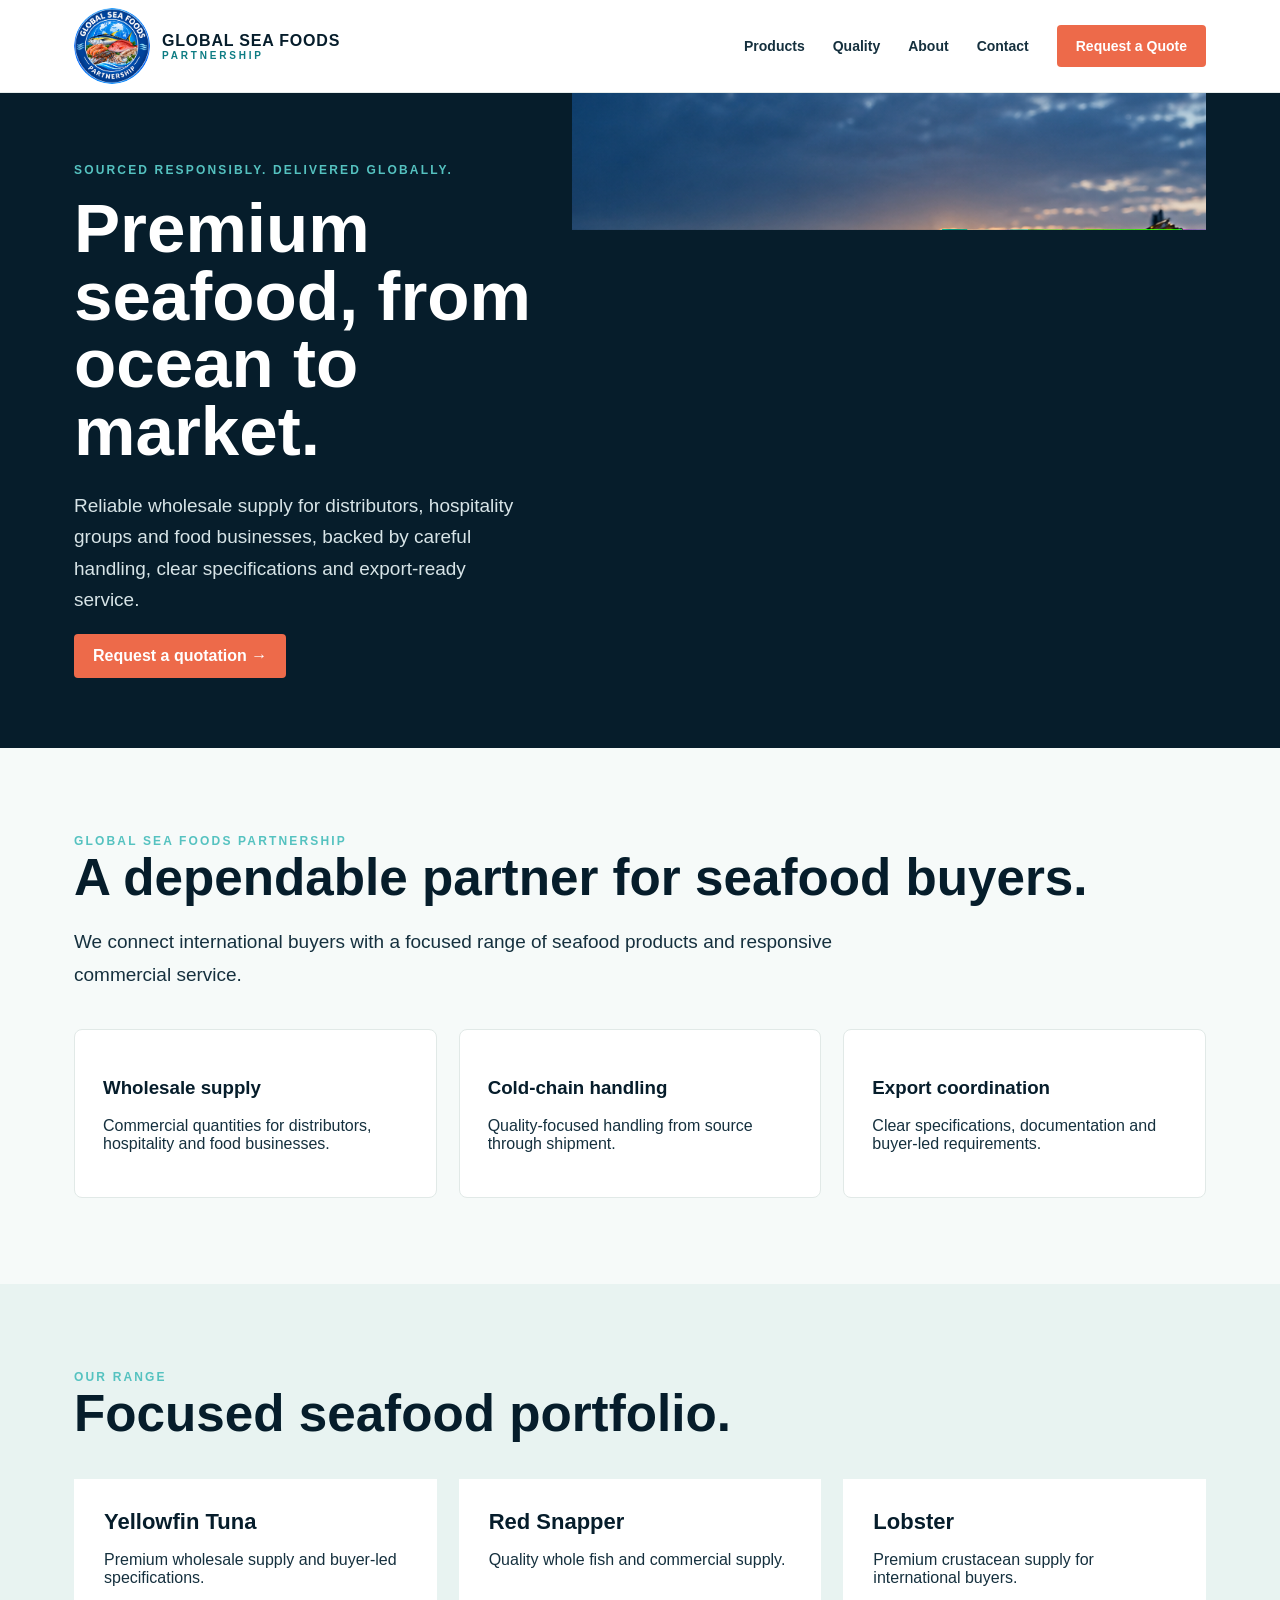
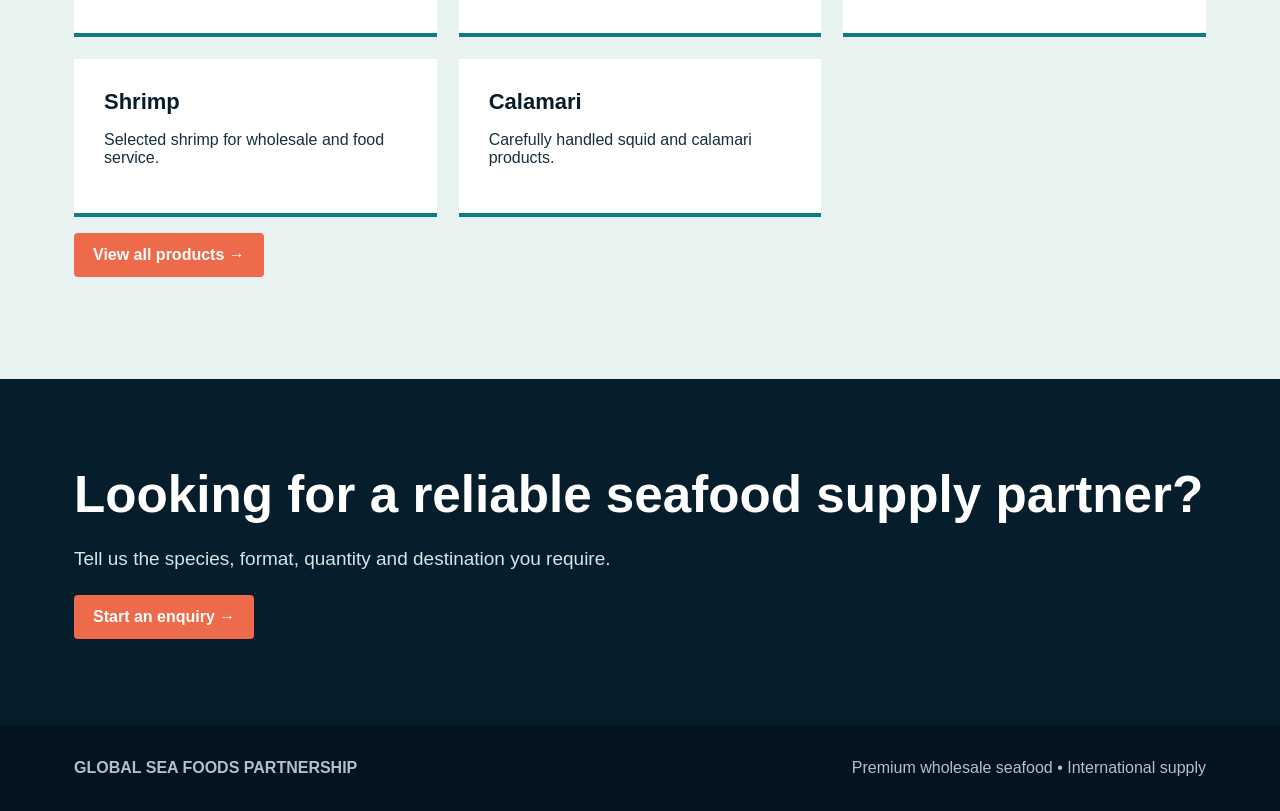
<file: index.html>
<!doctype html><html><head><meta charset="utf-8"><meta name="viewport" content="width=device-width,initial-scale=1"><title>Global Sea Foods Partnership</title><link rel="stylesheet" href="styles.css"></head><body><header class="top"><div class="wrap nav"><a class="brand" href="index.html"><img src="assets/a57eb15b45f8396e250833fc6cc97336.png" alt="Global Sea Foods Partnership logo"><span>GLOBAL SEA FOODS<small>PARTNERSHIP</small></span></a><nav><a href="products.html">Products</a><a href="quality.html">Quality</a><a href="about.html">About</a><a href="contact.html">Contact</a><a class="cta" href="quote.html">Request a Quote</a></nav></div></header><main><section class="hero"><div class="wrap hero-grid"><div class="hero-copy"><div class="eyebrow">Sourced responsibly. Delivered globally.</div><h1>Premium seafood, from ocean to market.</h1><p>Reliable wholesale supply for distributors, hospitality groups and food businesses, backed by careful handling, clear specifications and export-ready service.</p><a class="btn" href="quote.html">Request a quotation →</a></div><div class="hero-img"><img src="assets/seafood-hero.png" alt="Premium tuna, red snapper, lobster, shrimp and calamari"></div></div></section><section class="section"><div class="wrap"><div class="eyebrow">Global Sea Foods Partnership</div><h2>A dependable partner for seafood buyers.</h2><p class="lead">We connect international buyers with a focused range of seafood products and responsive commercial service.</p><div class="cards"><div class="card"><h3>Wholesale supply</h3><p>Commercial quantities for distributors, hospitality and food businesses.</p></div><div class="card"><h3>Cold-chain handling</h3><p>Quality-focused handling from source through shipment.</p></div><div class="card"><h3>Export coordination</h3><p>Clear specifications, documentation and buyer-led requirements.</p></div></div></div></section><section class="section band"><div class="wrap"><div class="eyebrow">Our range</div><h2>Focused seafood portfolio.</h2><div class="product-grid"><div class="product"><strong>Yellowfin Tuna</strong><p>Premium wholesale supply and buyer-led specifications.</p></div><div class="product"><strong>Red Snapper</strong><p>Quality whole fish and commercial supply.</p></div><div class="product"><strong>Lobster</strong><p>Premium crustacean supply for international buyers.</p></div><div class="product"><strong>Shrimp</strong><p>Selected shrimp for wholesale and food service.</p></div><div class="product"><strong>Calamari</strong><p>Carefully handled squid and calamari products.</p></div></div><p><a class="btn" href="products.html">View all products →</a></p></div></section><section class="section contact"><div class="wrap"><h2>Looking for a reliable seafood supply partner?</h2><p class="lead">Tell us the species, format, quantity and destination you require.</p><a class="btn" href="quote.html">Start an enquiry →</a></div></section></main><footer><div class="wrap foot"><strong>GLOBAL SEA FOODS PARTNERSHIP</strong><span>Premium wholesale seafood • International supply</span></div></footer></body></html>
</file>
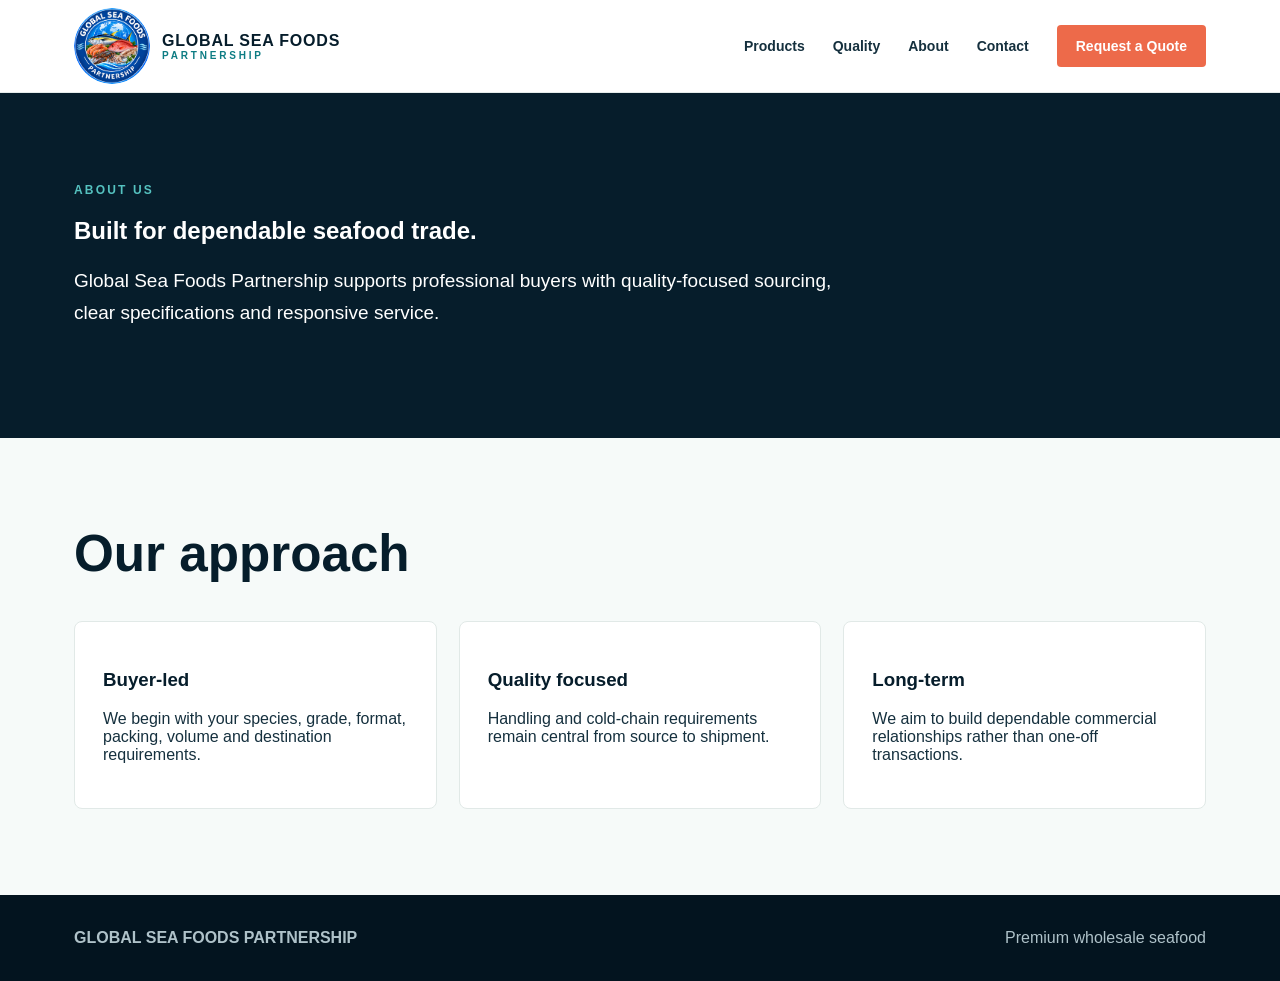
<file: about.html>
<!doctype html><html><head><meta charset="utf-8"><meta name="viewport" content="width=device-width,initial-scale=1"><title>About | Global Sea Foods Partnership</title><link rel="stylesheet" href="styles.css"></head><body><header class="top"><div class="wrap nav"><a class="brand" href="index.html"><img src="assets/a57eb15b45f8396e250833fc6cc97336.png" alt="Global Sea Foods Partnership logo"><span>GLOBAL SEA FOODS<small>PARTNERSHIP</small></span></a><nav><a href="products.html">Products</a><a href="quality.html">Quality</a><a href="about.html">About</a><a href="contact.html">Contact</a><a class="cta" href="quote.html">Request a Quote</a></nav></div></header><section class="page-hero"><div class="wrap"><div class="eyebrow">About us</div><h1>Built for dependable seafood trade.</h1><p class="lead">Global Sea Foods Partnership supports professional buyers with quality-focused sourcing, clear specifications and responsive service.</p></div></section><section class="section"><div class="wrap"><h2>Our approach</h2><div class="cards"><div class="card"><h3>Buyer-led</h3><p>We begin with your species, grade, format, packing, volume and destination requirements.</p></div><div class="card"><h3>Quality focused</h3><p>Handling and cold-chain requirements remain central from source to shipment.</p></div><div class="card"><h3>Long-term</h3><p>We aim to build dependable commercial relationships rather than one-off transactions.</p></div></div></div></section><footer><div class="wrap foot"><strong>GLOBAL SEA FOODS PARTNERSHIP</strong><span>Premium wholesale seafood</span></div></footer></body></html>
</file>
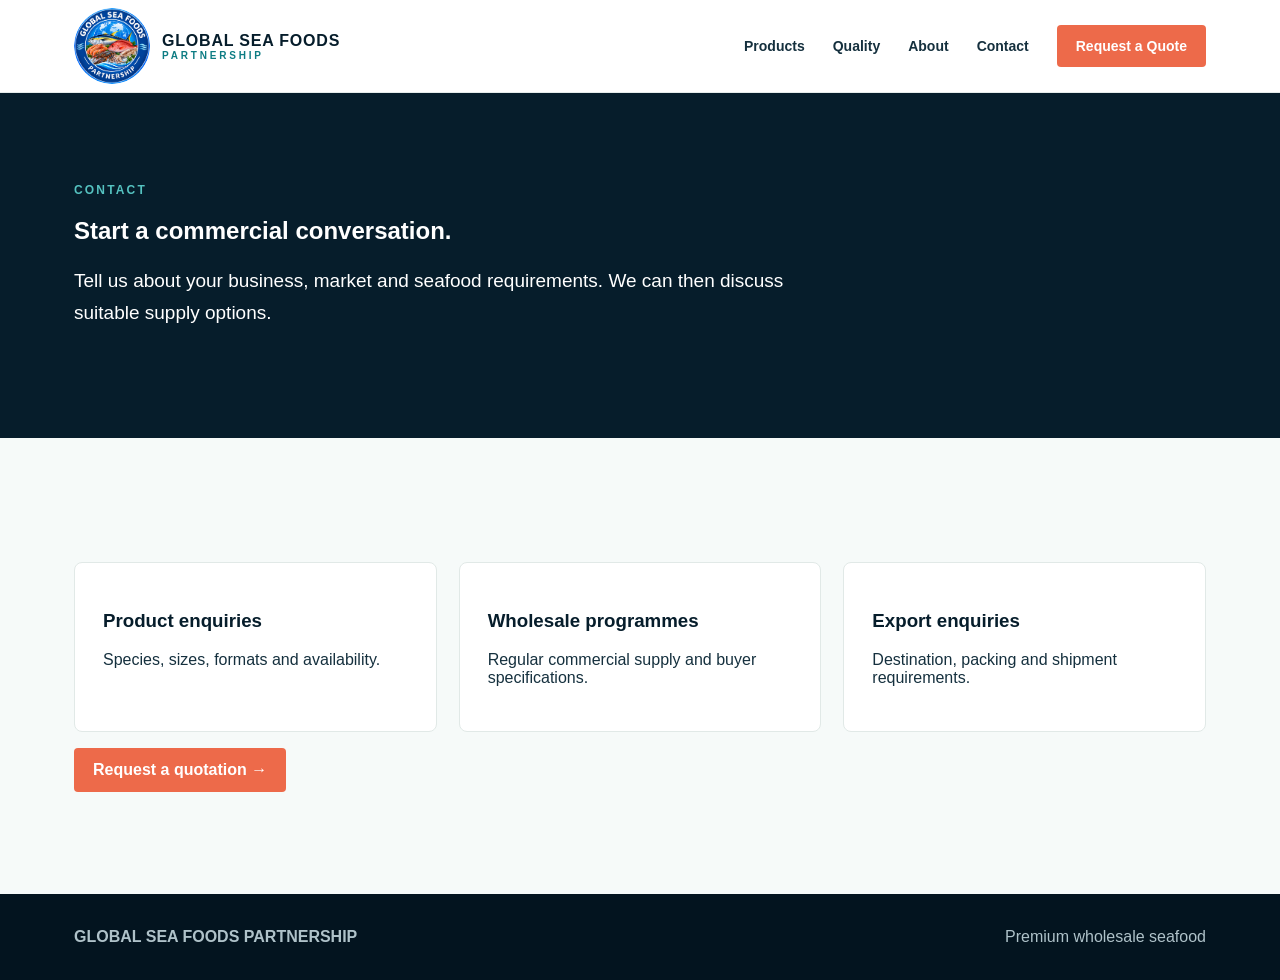
<file: contact.html>
<!doctype html><html><head><meta charset="utf-8"><meta name="viewport" content="width=device-width,initial-scale=1"><title>Contact | Global Sea Foods Partnership</title><link rel="stylesheet" href="styles.css"></head><body><header class="top"><div class="wrap nav"><a class="brand" href="index.html"><img src="assets/a57eb15b45f8396e250833fc6cc97336.png" alt="Global Sea Foods Partnership logo"><span>GLOBAL SEA FOODS<small>PARTNERSHIP</small></span></a><nav><a href="products.html">Products</a><a href="quality.html">Quality</a><a href="about.html">About</a><a href="contact.html">Contact</a><a class="cta" href="quote.html">Request a Quote</a></nav></div></header><section class="page-hero"><div class="wrap"><div class="eyebrow">Contact</div><h1>Start a commercial conversation.</h1><p class="lead">Tell us about your business, market and seafood requirements. We can then discuss suitable supply options.</p></div></section><section class="section"><div class="wrap"><div class="cards"><div class="card"><h3>Product enquiries</h3><p>Species, sizes, formats and availability.</p></div><div class="card"><h3>Wholesale programmes</h3><p>Regular commercial supply and buyer specifications.</p></div><div class="card"><h3>Export enquiries</h3><p>Destination, packing and shipment requirements.</p></div></div><p><a class="btn" href="quote.html">Request a quotation →</a></p></div></section><footer><div class="wrap foot"><strong>GLOBAL SEA FOODS PARTNERSHIP</strong><span>Premium wholesale seafood</span></div></footer></body></html>
</file>
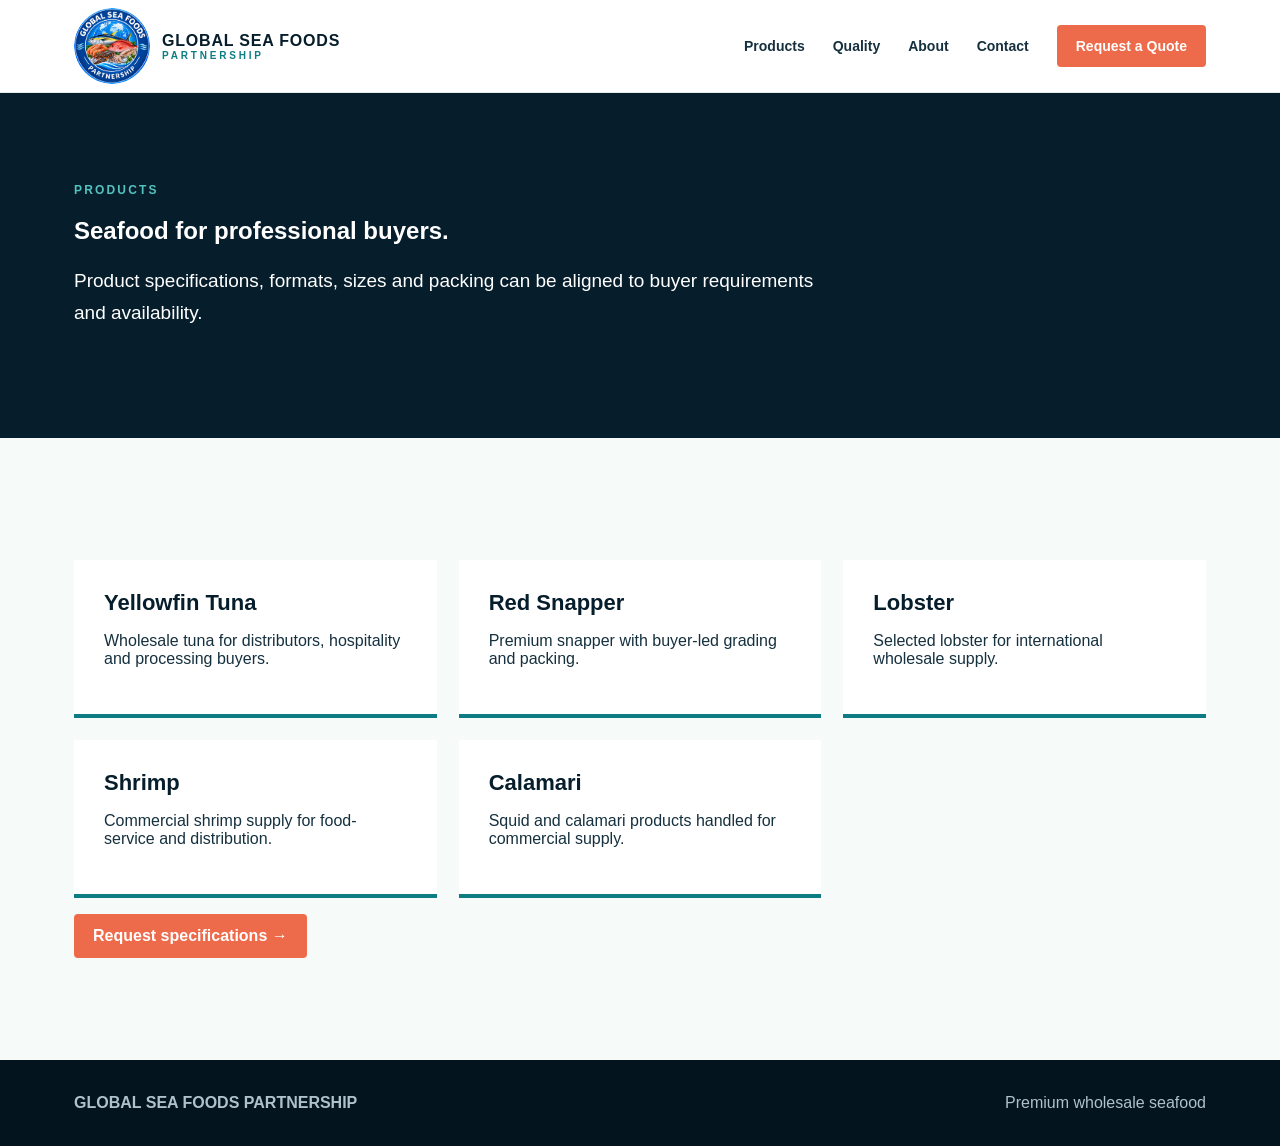
<file: products.html>
<!doctype html><html><head><meta charset="utf-8"><meta name="viewport" content="width=device-width,initial-scale=1"><title>Products | Global Sea Foods Partnership</title><link rel="stylesheet" href="styles.css"></head><body><header class="top"><div class="wrap nav"><a class="brand" href="index.html"><img src="assets/a57eb15b45f8396e250833fc6cc97336.png" alt="Global Sea Foods Partnership logo"><span>GLOBAL SEA FOODS<small>PARTNERSHIP</small></span></a><nav><a href="products.html">Products</a><a href="quality.html">Quality</a><a href="about.html">About</a><a href="contact.html">Contact</a><a class="cta" href="quote.html">Request a Quote</a></nav></div></header><section class="page-hero"><div class="wrap"><div class="eyebrow">Products</div><h1>Seafood for professional buyers.</h1><p class="lead">Product specifications, formats, sizes and packing can be aligned to buyer requirements and availability.</p></div></section><section class="section"><div class="wrap"><div class="product-grid"><div class="product"><strong>Yellowfin Tuna</strong><p>Wholesale tuna for distributors, hospitality and processing buyers.</p></div><div class="product"><strong>Red Snapper</strong><p>Premium snapper with buyer-led grading and packing.</p></div><div class="product"><strong>Lobster</strong><p>Selected lobster for international wholesale supply.</p></div><div class="product"><strong>Shrimp</strong><p>Commercial shrimp supply for food-service and distribution.</p></div><div class="product"><strong>Calamari</strong><p>Squid and calamari products handled for commercial supply.</p></div></div><p><a class="btn" href="quote.html">Request specifications →</a></p></div></section><footer><div class="wrap foot"><strong>GLOBAL SEA FOODS PARTNERSHIP</strong><span>Premium wholesale seafood</span></div></footer></body></html>
</file>
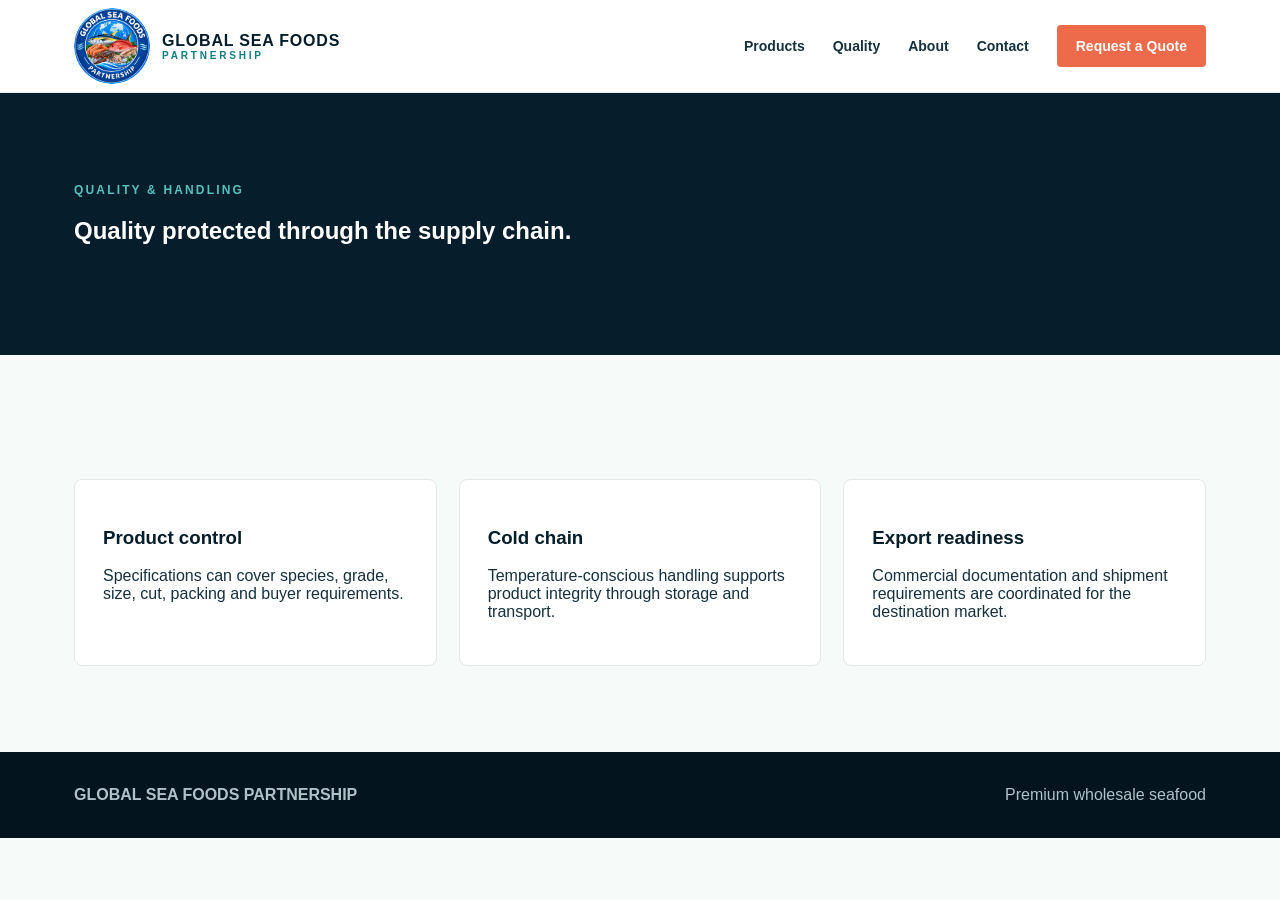
<file: quality.html>
<!doctype html><html><head><meta charset="utf-8"><meta name="viewport" content="width=device-width,initial-scale=1"><title>Quality | Global Sea Foods Partnership</title><link rel="stylesheet" href="styles.css"></head><body><header class="top"><div class="wrap nav"><a class="brand" href="index.html"><img src="assets/a57eb15b45f8396e250833fc6cc97336.png" alt="Global Sea Foods Partnership logo"><span>GLOBAL SEA FOODS<small>PARTNERSHIP</small></span></a><nav><a href="products.html">Products</a><a href="quality.html">Quality</a><a href="about.html">About</a><a href="contact.html">Contact</a><a class="cta" href="quote.html">Request a Quote</a></nav></div></header><section class="page-hero"><div class="wrap"><div class="eyebrow">Quality & handling</div><h1>Quality protected through the supply chain.</h1></div></section><section class="section"><div class="wrap"><div class="cards"><div class="card"><h3>Product control</h3><p>Specifications can cover species, grade, size, cut, packing and buyer requirements.</p></div><div class="card"><h3>Cold chain</h3><p>Temperature-conscious handling supports product integrity through storage and transport.</p></div><div class="card"><h3>Export readiness</h3><p>Commercial documentation and shipment requirements are coordinated for the destination market.</p></div></div></div></section><footer><div class="wrap foot"><strong>GLOBAL SEA FOODS PARTNERSHIP</strong><span>Premium wholesale seafood</span></div></footer></body></html>
</file>
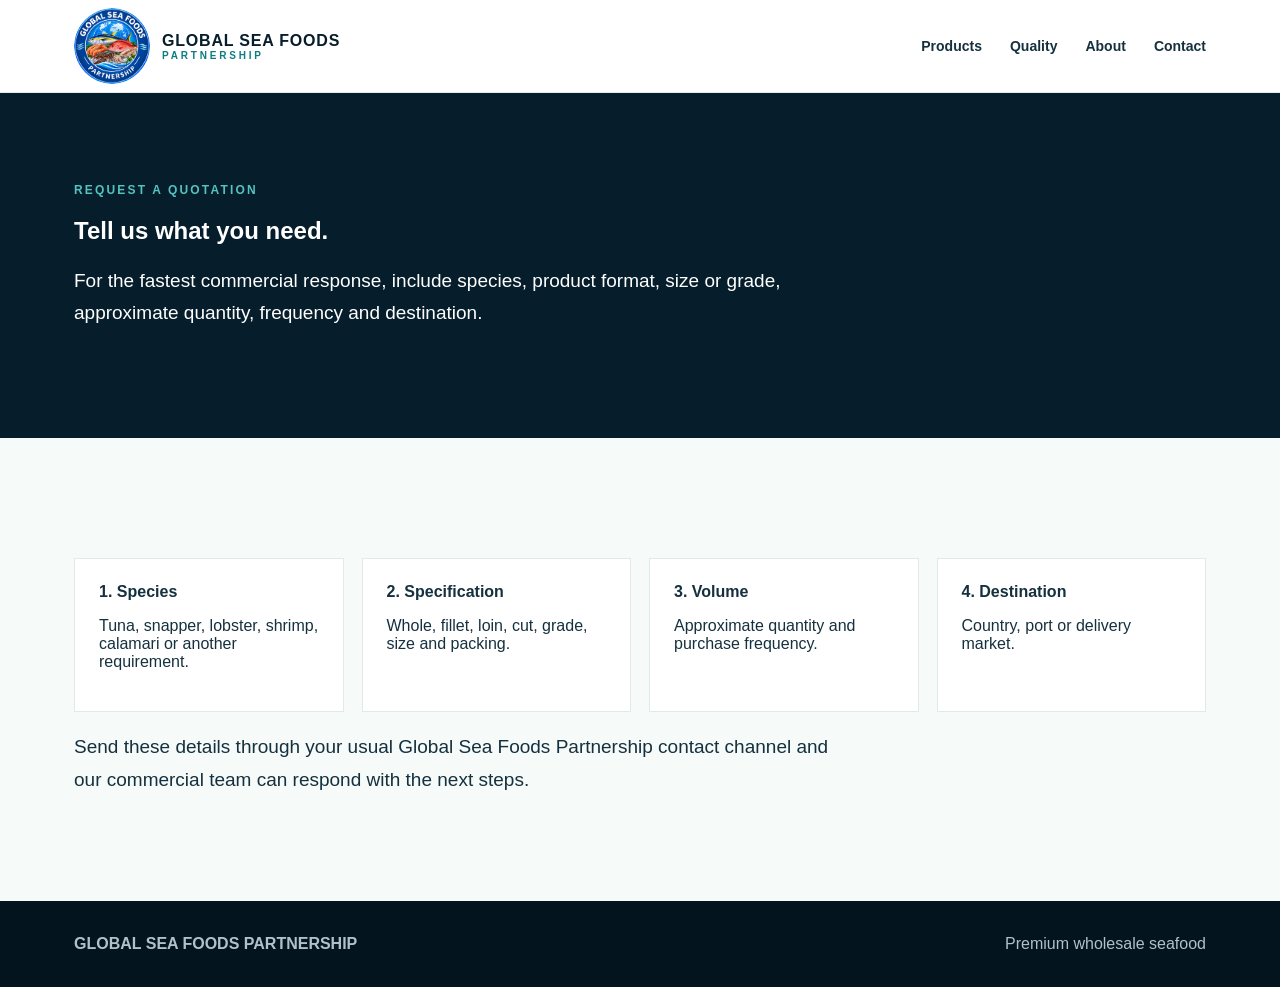
<file: quote.html>
<!doctype html><html><head><meta charset="utf-8"><meta name="viewport" content="width=device-width,initial-scale=1"><title>Request a Quote | Global Sea Foods Partnership</title><link rel="stylesheet" href="styles.css"></head><body><header class="top"><div class="wrap nav"><a class="brand" href="index.html"><img src="assets/a57eb15b45f8396e250833fc6cc97336.png" alt="Global Sea Foods Partnership logo"><span>GLOBAL SEA FOODS<small>PARTNERSHIP</small></span></a><nav><a href="products.html">Products</a><a href="quality.html">Quality</a><a href="about.html">About</a><a href="contact.html">Contact</a></nav></div></header><section class="page-hero"><div class="wrap"><div class="eyebrow">Request a quotation</div><h1>Tell us what you need.</h1><p class="lead">For the fastest commercial response, include species, product format, size or grade, approximate quantity, frequency and destination.</p></div></section><section class="section"><div class="wrap"><div class="facts"><div class="fact"><strong>1. Species</strong><p>Tuna, snapper, lobster, shrimp, calamari or another requirement.</p></div><div class="fact"><strong>2. Specification</strong><p>Whole, fillet, loin, cut, grade, size and packing.</p></div><div class="fact"><strong>3. Volume</strong><p>Approximate quantity and purchase frequency.</p></div><div class="fact"><strong>4. Destination</strong><p>Country, port or delivery market.</p></div></div><p class="lead">Send these details through your usual Global Sea Foods Partnership contact channel and our commercial team can respond with the next steps.</p></div></section><footer><div class="wrap foot"><strong>GLOBAL SEA FOODS PARTNERSHIP</strong><span>Premium wholesale seafood</span></div></footer></body></html>
</file>
<file: styles.css>
:root{--navy:#061d2b;--teal:#0d7c83;--coral:#ed6a4a;--paper:#f6faf9;--ink:#15303e}*{box-sizing:border-box}body{margin:0;font-family:Arial,sans-serif;color:var(--ink);background:var(--paper)}a{text-decoration:none;color:inherit}.wrap{max-width:1180px;margin:auto;padding:0 24px}.top{background:#fff;position:sticky;top:0;z-index:10;border-bottom:1px solid #e5eceb}.nav{height:92px;display:flex;align-items:center;justify-content:space-between}.brand{font-weight:900;color:var(--navy);letter-spacing:.05em;display:flex;align-items:center;gap:12px}.brand img{width:76px;height:76px;max-width:76px;max-height:76px;object-fit:contain;display:block;border-radius:50%;flex:0 0 76px}.brand span{display:block}.brand small{display:block;font-size:10px;letter-spacing:.28em;color:var(--teal)}nav{display:flex;gap:28px;align-items:center;font-weight:700;font-size:14px}.cta,.btn{background:var(--coral);color:#fff;padding:13px 19px;border-radius:4px;font-weight:800;display:inline-block}.hero{background:var(--navy);color:#fff}.hero-grid{min-height:620px;display:grid;grid-template-columns:44% 56%;align-items:center}.hero-copy{padding:70px 40px 70px 0}.eyebrow{text-transform:uppercase;letter-spacing:.18em;color:#55c2c0;font-weight:800;font-size:12px}.hero h1{font-size:clamp(46px,5.4vw,78px);line-height:.98;margin:18px 0 24px}.hero p{font-size:19px;line-height:1.65;color:#d7e4e7}.hero-img{height:100%;min-height:620px;overflow:hidden}.section{padding:86px 0}.section h1,.section h2{color:var(--navy);font-size:clamp(34px,4vw,52px);margin:0 0 18px}.lead{font-size:19px;line-height:1.7;max-width:760px}.cards{display:grid;grid-template-columns:repeat(3,1fr);gap:22px;margin-top:38px}.card{background:#fff;border:1px solid #e1e9e7;padding:28px;border-radius:8px}.card h3{color:var(--navy)}.band{background:#e8f3f1}.product-grid{display:grid;grid-template-columns:repeat(3,1fr);gap:22px;margin-top:36px}.product{background:#fff;padding:30px;border-bottom:4px solid var(--teal)}.product strong{font-size:22px;color:var(--navy)}.facts{display:grid;grid-template-columns:repeat(4,1fr);gap:18px;margin-top:34px}.fact{padding:24px;background:#fff;border:1px solid #e2e9e8}.contact{background:var(--navy);color:#fff}.contact h1,.contact h2{color:#fff}.contact p{color:#d7e4e7}footer{background:#03141f;color:#afc2c9;padding:34px 0}.foot{display:flex;justify-content:space-between;gap:20px}.page-hero{background:var(--navy);color:#fff;padding:90px 0}.page-hero h1{color:#fff}.menu{display:none}@media(max-width:800px){nav{display:none}.menu{display:block}.hero-grid{grid-template-columns:1fr}.hero-copy{padding:55px 0 25px}.hero-img{height:100%;min-height:620px;overflow:hidden}.cards,.product-grid,.facts{grid-template-columns:1fr}.foot{flex-direction:column}.section{padding:60px 0}}
@media(max-width:800px){.brand img{width:58px;height:58px;max-width:58px;max-height:58px;flex-basis:58px}.brand{gap:8px}.brand span{font-size:12px}}

@media(max-width:800px){.hero-grid{grid-template-columns:1fr}.hero-img{height:100%;min-height:620px;overflow:hidden}.hero-copy{padding:50px 0 30px}}

.hero-img img{display:block;width:100%;height:100%;min-height:620px;object-fit:cover;object-position:center}
@media(max-width:800px){.hero-img,.hero-img img{min-height:430px;height:430px}.hero-img img{object-fit:cover}}
</file>
